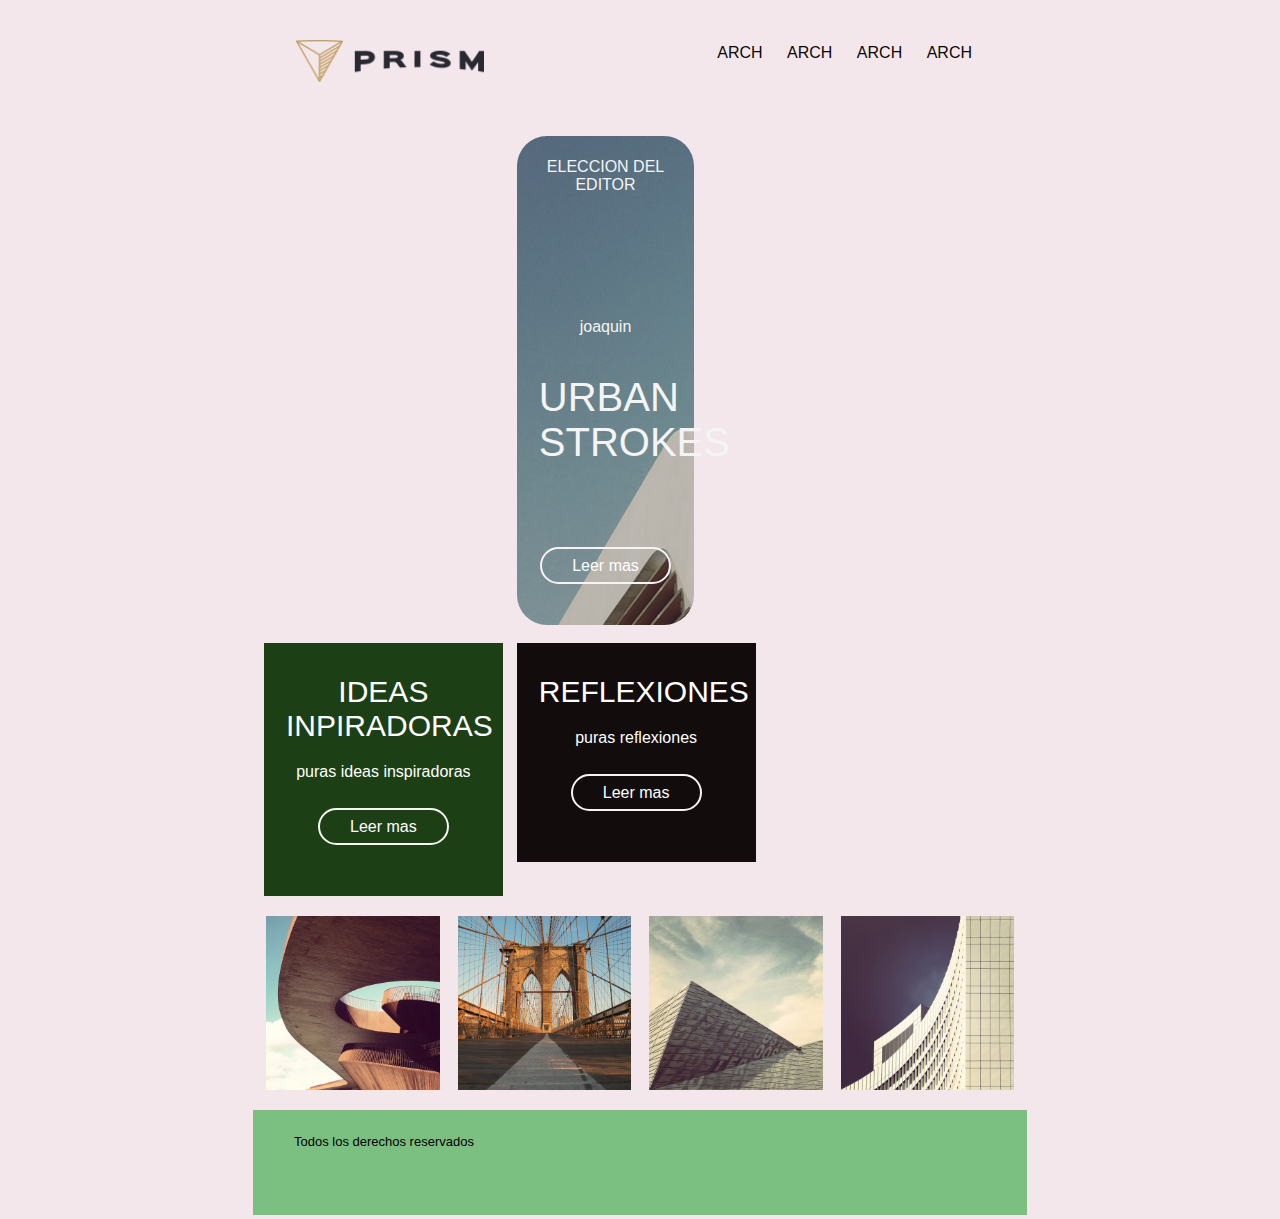
<file: index.html>
<!doctype html>
<html>
<head>
<meta charset="utf-8">
<title>prueba</title>
<link rel="stylesheet" href="prueba.css">
	
	</head>

<body>
	
<header >
	<div class="row">
		<div class="col">
			<img class="estilo_logo" src="Prism Assets/logo.png" width="192" height="43" alt=""/> 
			<nav class="estilo_nav">
				<ul>
					<li><a href="">arch</a></li>
					<li><a href="">arch</a></li>
					<li><a href="">arch</a></li>
					<li><a href="">arch</a></li>
				</ul>
			</nav>
		</div>
	</div>
</header>

	
	<main class="main">
	  	<div class="row">
	    	<div class="col col-md-half">
				
			</div>
	  		<div class="col col-md-qr">
				<div class="hero">
					<h3>Eleccion del editor</h3>
					<h4>joaquin</h4>
					<h1>urban strokes</h1>
					<a href="" class="button">Leer mas</a>
				</div>
			</div>
		</div> 
		
		<div class="row">
			<div class="col col-md-half">
				<div class="infoboxtan">
					<h2>ideas inpiradoras</h2>
					<p>puras ideas inspiradoras</p>
					<a href="" class="button">Leer mas</a>
				</div>
			</div>
			<div class="col col-md-half">
				<div class="infoboxdark">
					<h2>reflexiones</h2>
					<p>puras reflexiones</p>
					<a href="" class="button">Leer mas</a>
				</div>
			</div>
		</div>
	  
		<div class="row">
			<div class="col col-md-half col-md-qr"><img src="create-responsive-grid-layout/Prism Assets/gallery-1.jpg" alt=""></div>
			<div class="col col-md-half col-md-qr"><img src="create-responsive-grid-layout/Prism Assets/gallery-2.jpg" alt=""></div>
			<div class="col col-md-half col-md-qr"><img src="create-responsive-grid-layout/Prism Assets/gallery-3.jpg" alt=""></div>
			<div class="col col-md-half col-md-qr"><img src="create-responsive-grid-layout/Prism Assets/gallery-4.jpg" alt=""></div>
		</div>
		
    </main>
<footer class="footer">
	<div class="row">
		<div class="col">
			<p class="pie">Todos los derechos reservados</p>
		</div>
	</div>
</footer>
</body>
</html>
</file>
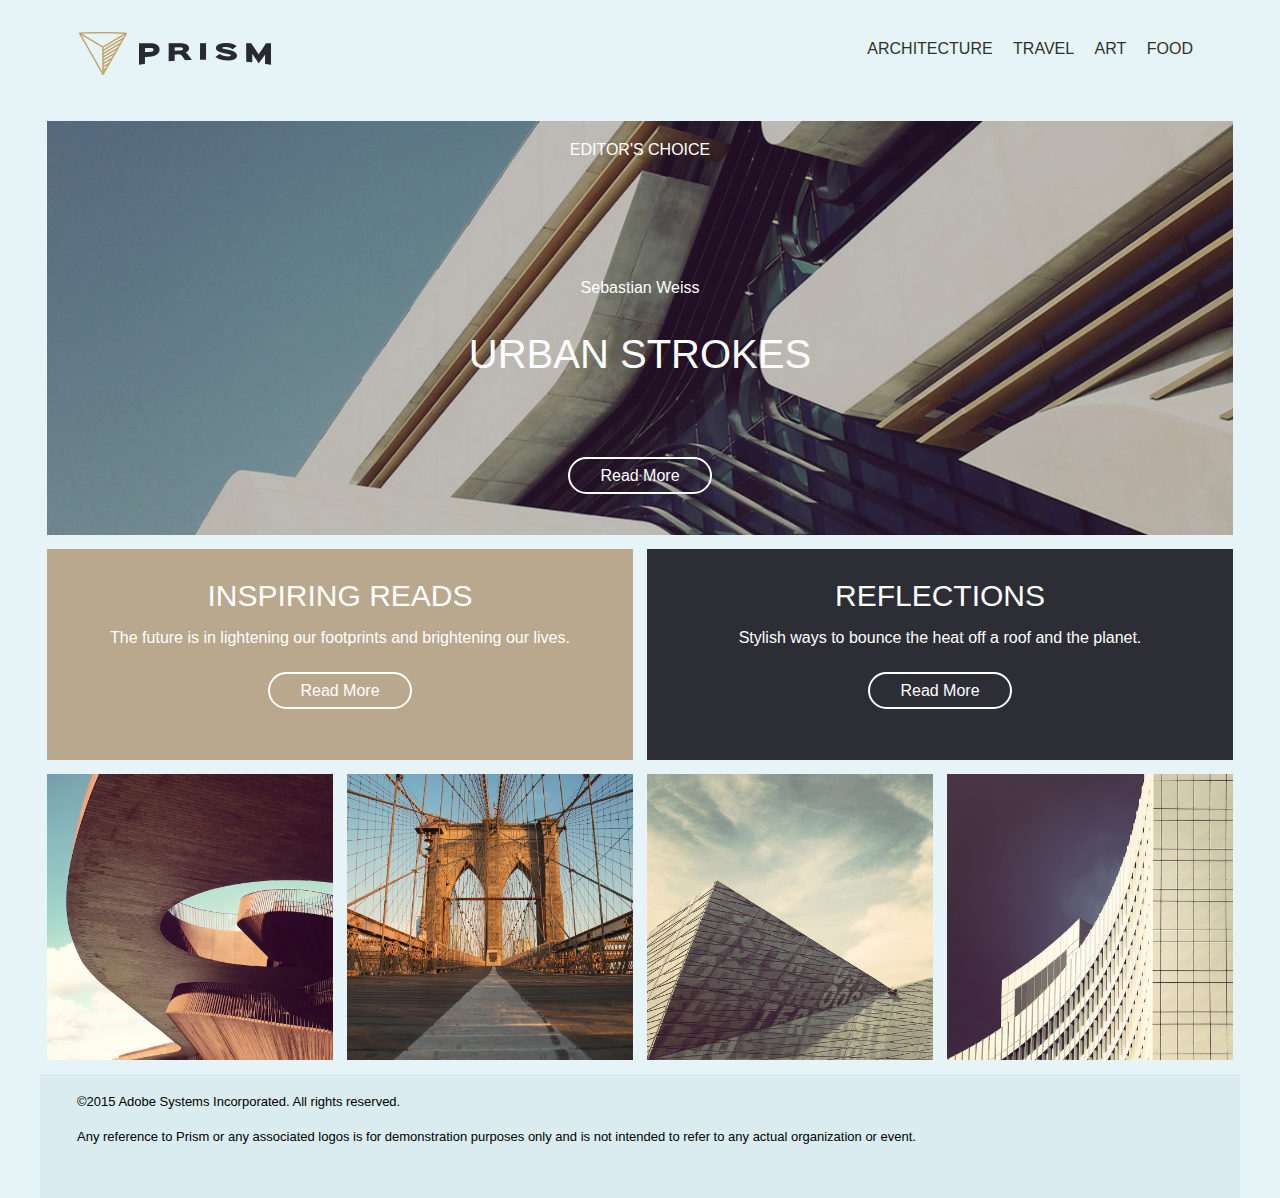
<file: completed/index.html>
<!doctype html>
<html>
<head>
<meta charset="UTF-8">
<title>Prism</title>
<link rel="stylesheet" href="styles.css">
</head>

<body>

	<header>
		<div class="row">
			<div class="col">
				<img class="style-logo" src="images/logo.png" alt="Prism Logo">
				<nav class="style-nav">
					<ul>
						<li><a href="#">Architecture</a></li>
						<li><a href="#">Travel</a></li>
						<li><a href="#">Art</a></li>
						<li><a href="#">Food</a></li>
					</ul>
				</nav>
			</div>
		</div>
	</header>
	
	<main>
		<div class="row">
			<div class="col">
				<div class="hero">
					<h3>Editor's Choice</h3>
					<h4>Sebastian Weiss</h4>
					<h1>Urban Strokes</h1>
					<a href="" class="button">Read More</a>
				</div>
			</div>
		</div>
		<div class="row">
			<div class="col col-md-one-half">
				<div class="info-box-tan">
					<h2>Inspiring Reads</h2>
					<p>The future is in lightening our footprints and brightening our lives.</p>
					<a href="" class="button">Read More</a>
				</div>
			</div>
			<div class="col col-md-one-half">
				<div class="info-box-dark">
					<h2>Reflections</h2>
					<p>Stylish ways to bounce the heat off a roof and the planet.</p>
					<a href="" class="button">Read More</a>
				</div>
			</div>
		</div>
		<div class="row">
			<div class="col col-md-one-half col-lg-one-fourth"><img src="images/gallery-1.jpg" alt=""></div>
			<div class="col col-md-one-half col-lg-one-fourth"><img src="images/gallery-2.jpg" alt=""></div>
			<div class="col col-md-one-half col-lg-one-fourth"><img src="images/gallery-3.jpg" alt=""></div>
			<div class="col col-md-one-half col-lg-one-fourth"><img src="images/gallery-4.jpg" alt=""></div>
		</div>
	</main>
	
	<footer>
		<div class="row">
			<div class="col">
				<p class="footer-text">©2015 Adobe Systems Incorporated. All rights reserved.</p>
				<p class="footer-text">Any reference to Prism or any associated logos is for demonstration purposes only and is not intended to refer to any actual organization or event.</p>
			</div>
		</div>
	</footer>

</body>
</html>
</file>
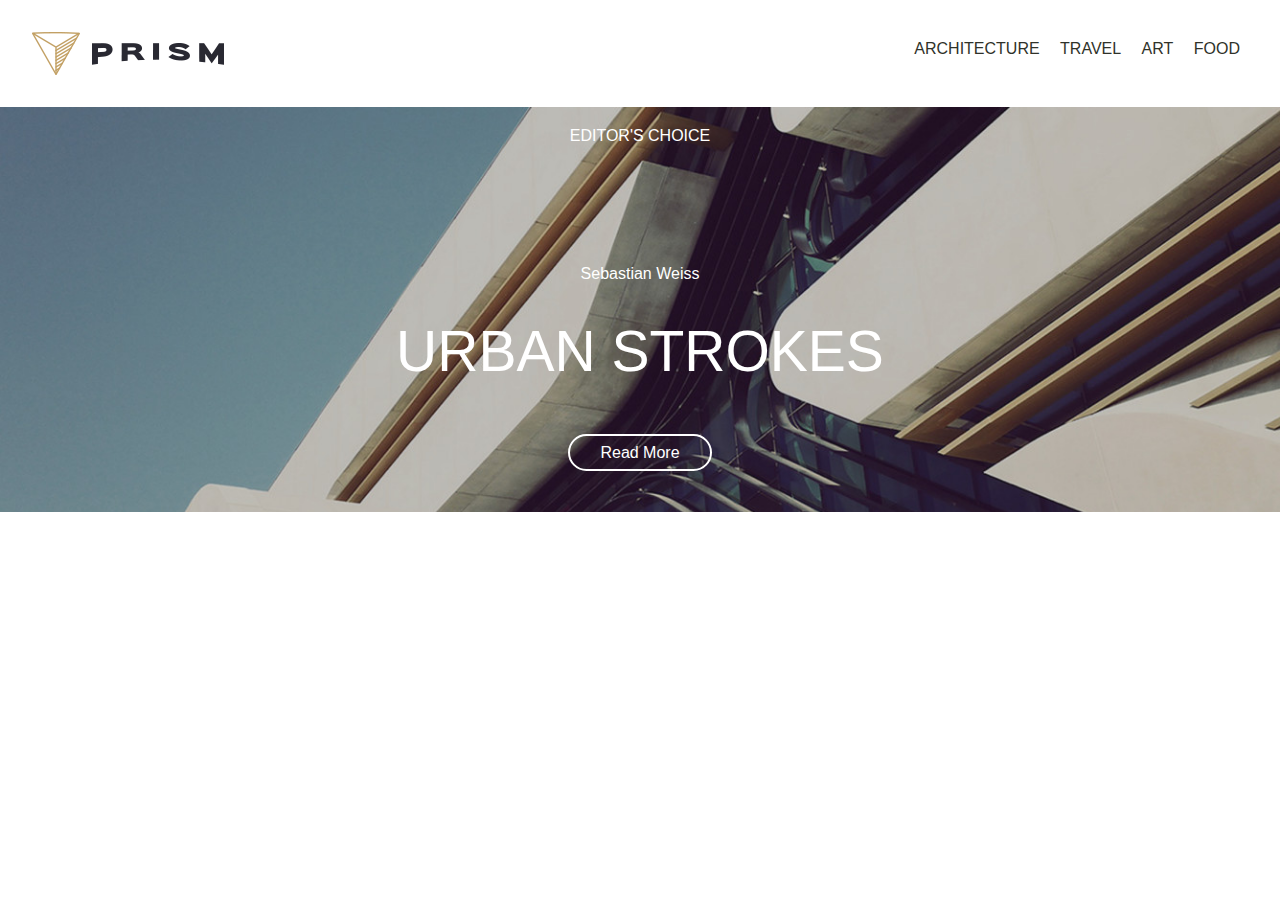
<file: create-responsive-grid-layout/1_style_header_image_text/end/index.html>
<!doctype html>
<html>
<head>
<meta charset="UTF-8">
<title>Prism</title>
<link rel="stylesheet" href="styles.css">
</head>

<body>

	<header>
		<div class="row">
			<div class="col">
				<img class="style-logo" src="images/logo.png" alt="Prism Logo">
				<nav class="style-nav">
					<ul>
						<li><a href="#">Architecture</a></li>
						<li><a href="#">Travel</a></li>
						<li><a href="#">Art</a></li>
						<li><a href="#">Food</a></li>
					</ul>
				</nav>
			</div>
		</div>
	</header>
	
	<main>
		<div class="row">
			<div class="col">
				<div class="hero">
					<h3>Editor's Choice</h3>
					<h4>Sebastian Weiss</h4>
					<h1>Urban Strokes</h1>
					<a href="" class="button">Read More</a>
				</div>
			</div>
		</div>
		<div class="row">
			<div class="col"></div>
			<div class="col"></div>
		</div>
		<div class="row">
			<div class="col"></div>
			<div class="col"></div>
			<div class="col"></div>
			<div class="col"></div>
		</div>
	</main>
	
	<footer></footer>

</body>
</html>
</file>
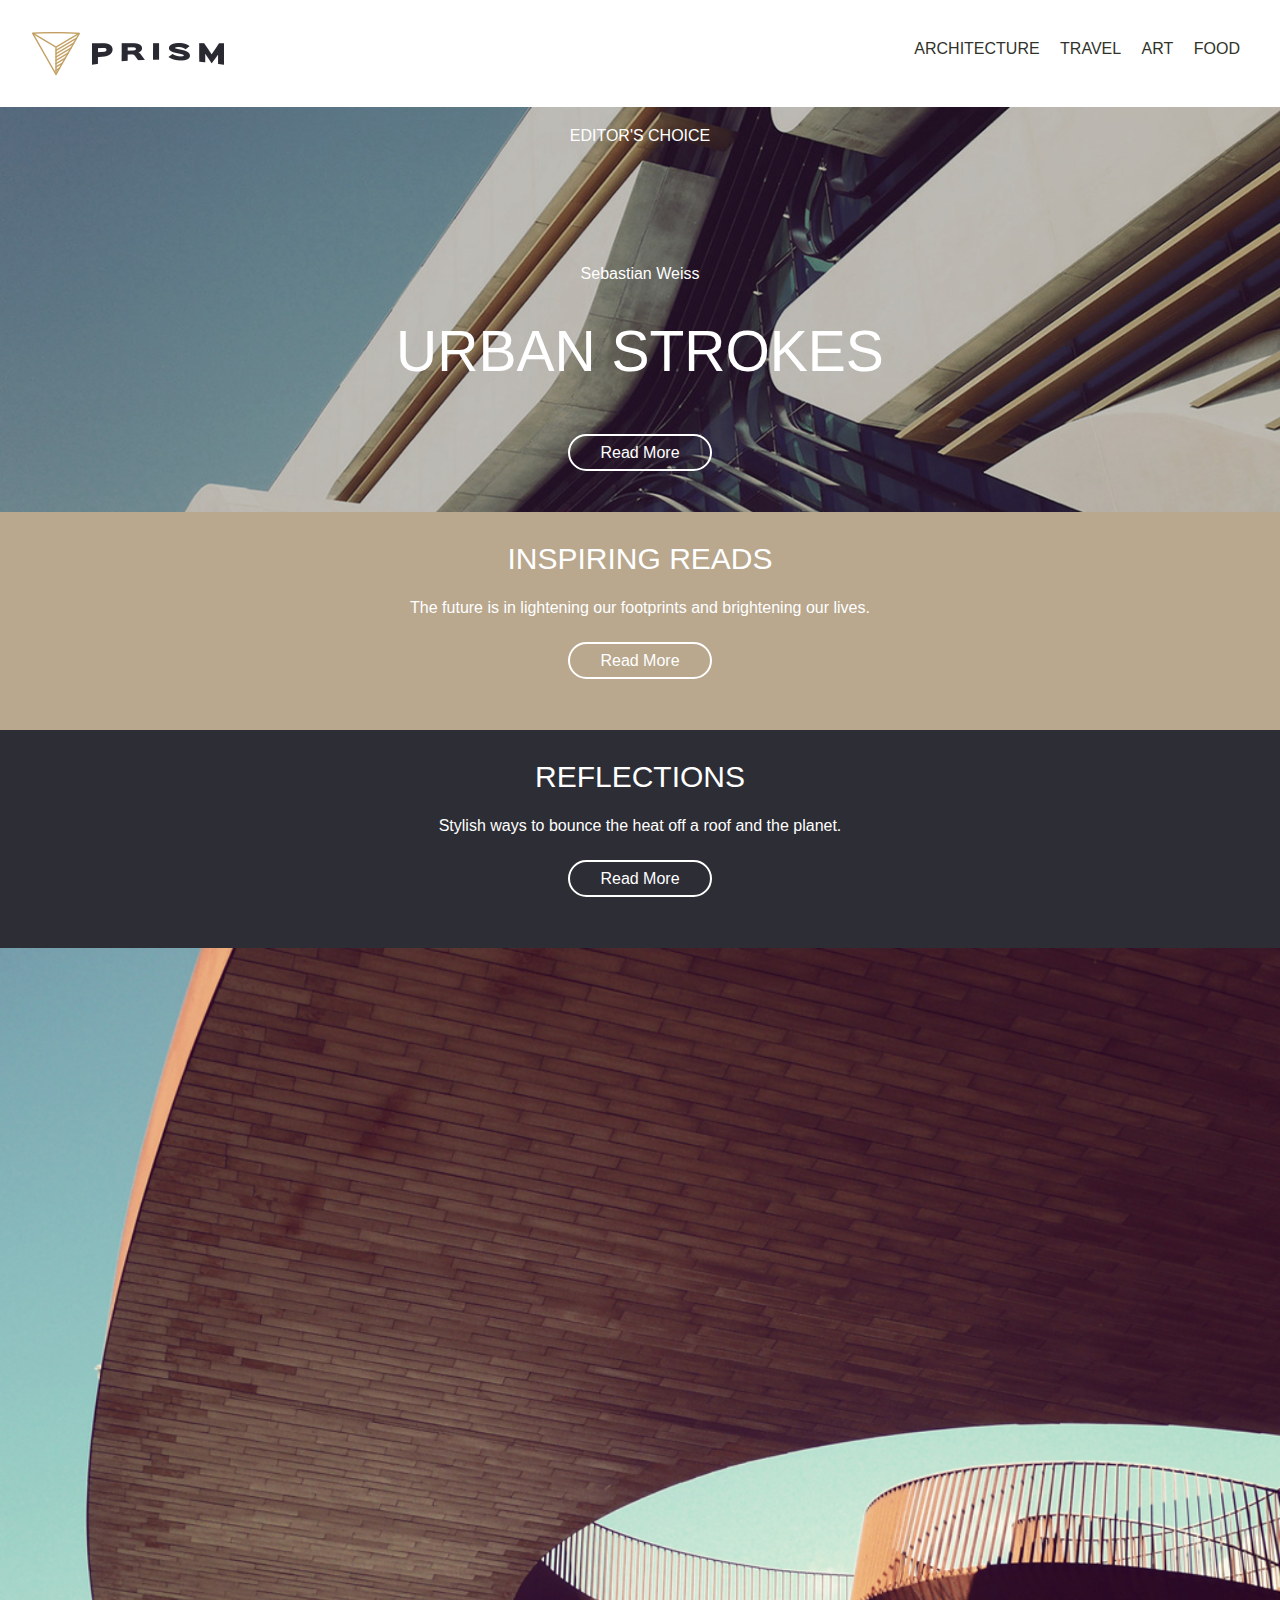
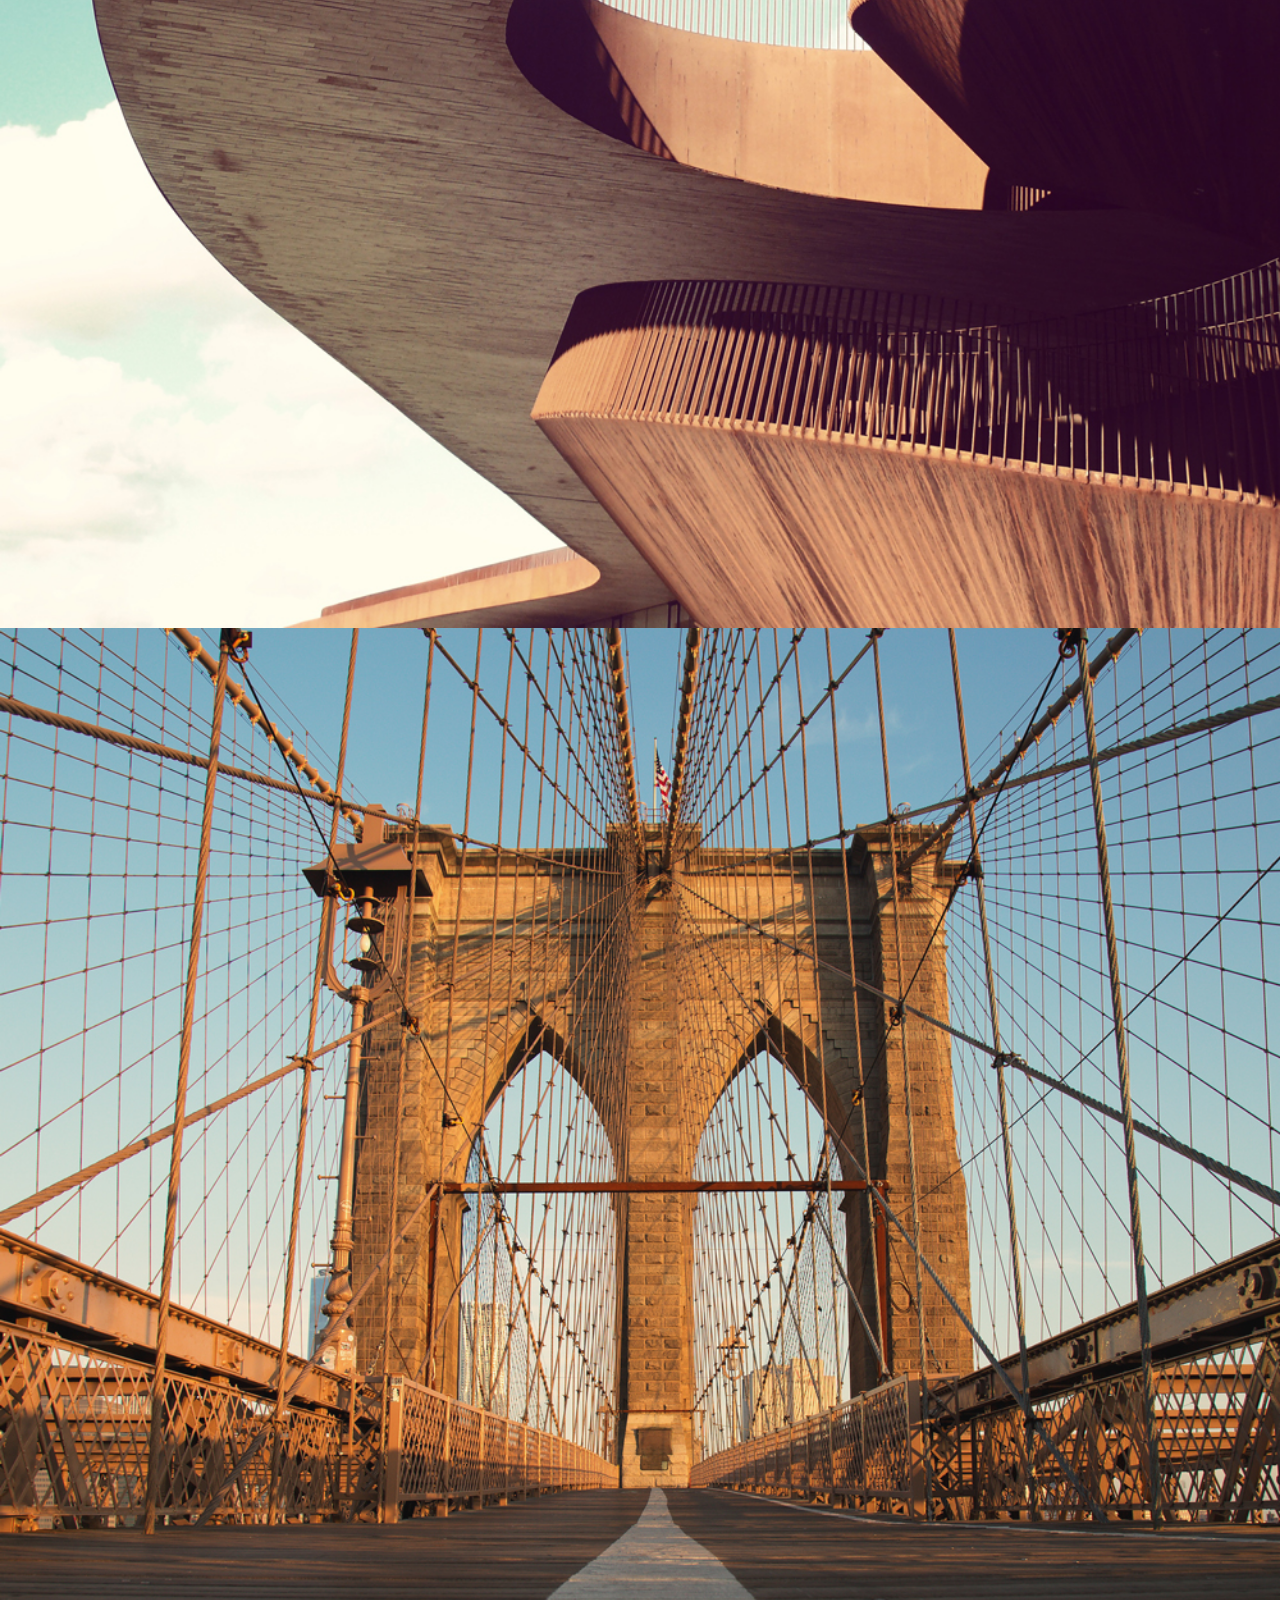
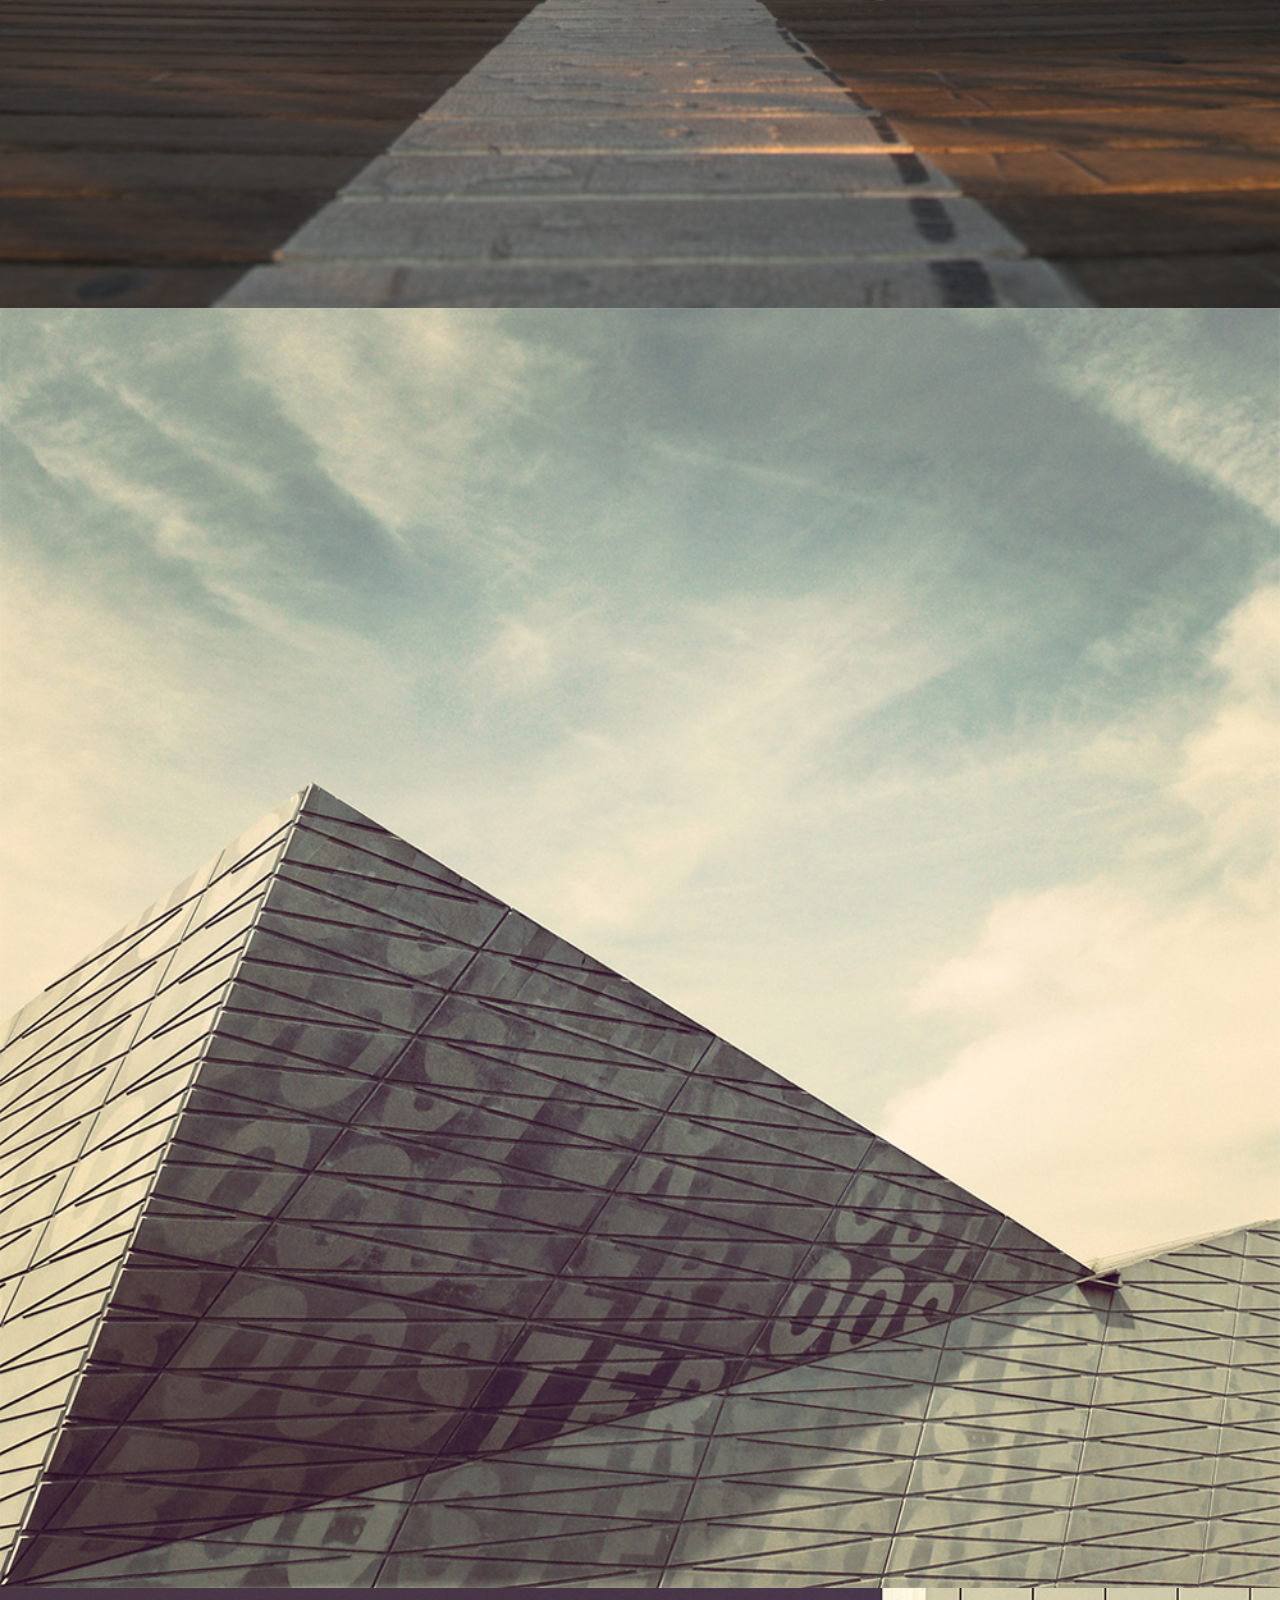
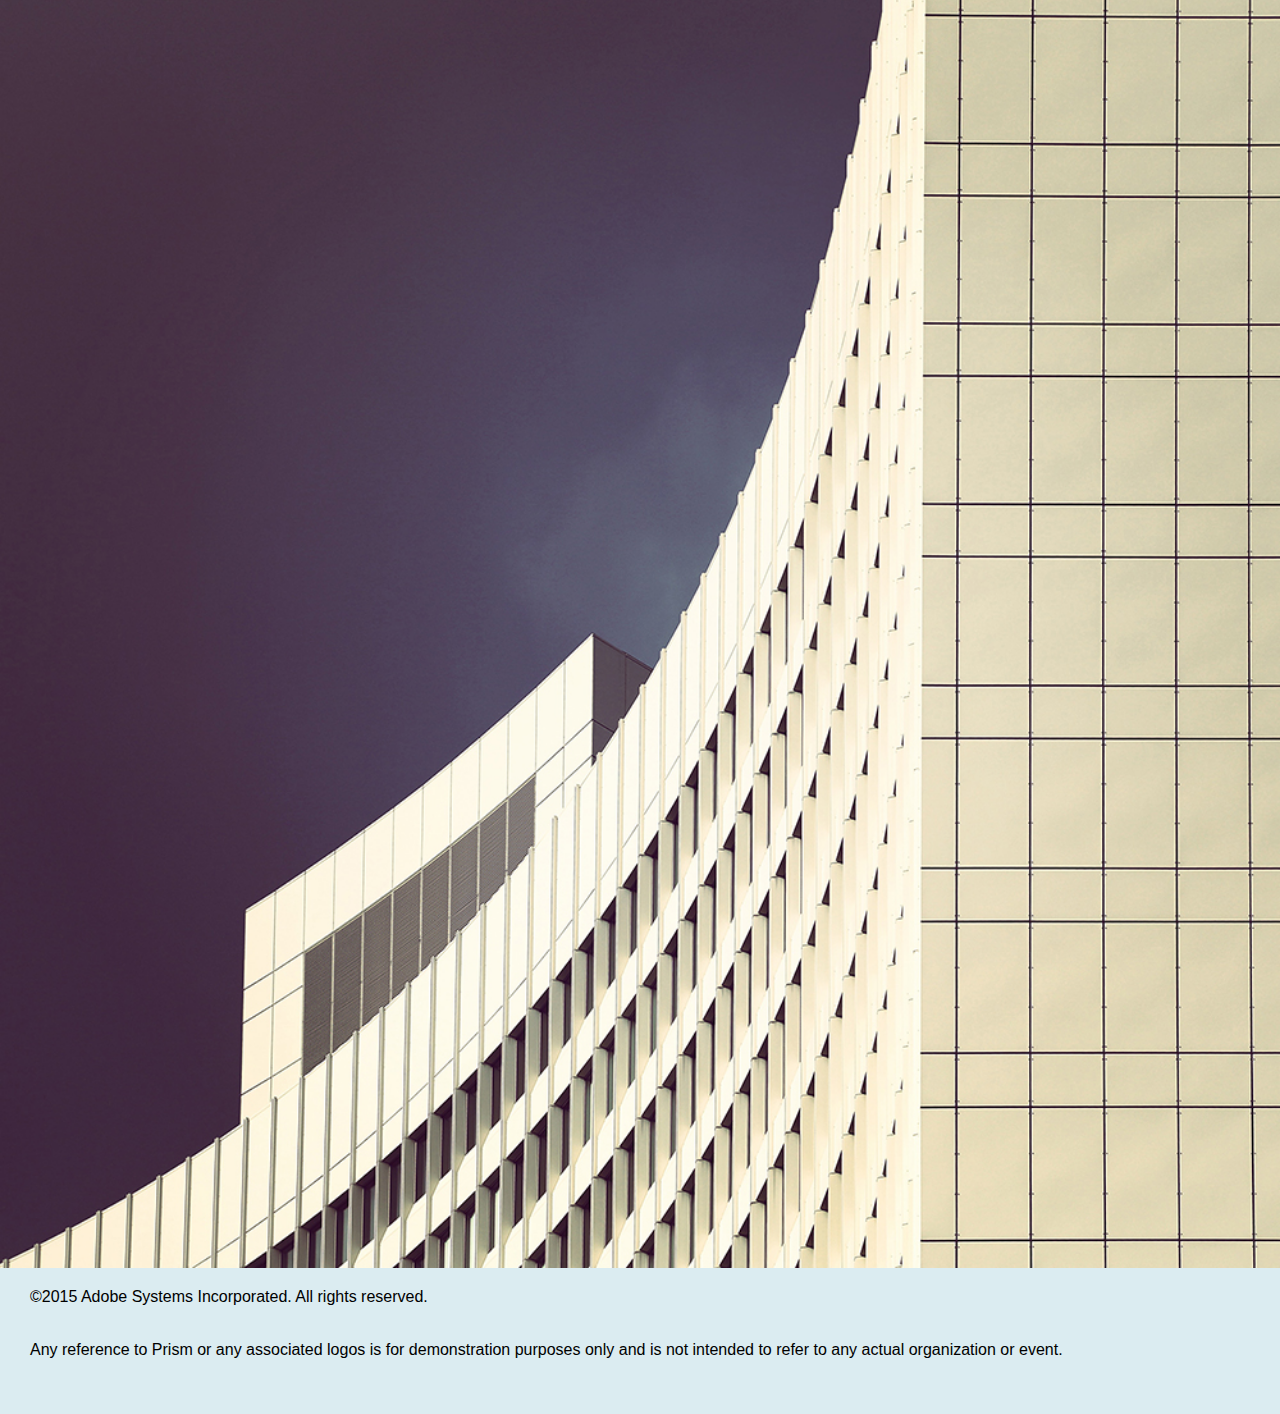
<file: create-responsive-grid-layout/2_style_text_image_content/end/index.html>
<!doctype html>
<html>
<head>
<meta charset="UTF-8">
<title>Prism</title>
<link rel="stylesheet" href="styles.css">
</head>

<body>

	<header>
		<div class="row">
			<div class="col">
				<img class="style-logo" src="images/logo.png" alt="Prism Logo">
				<nav class="style-nav">
					<ul>
						<li><a href="#">Architecture</a></li>
						<li><a href="#">Travel</a></li>
						<li><a href="#">Art</a></li>
						<li><a href="#">Food</a></li>
					</ul>
				</nav>
			</div>
		</div>
	</header>
	
	<main>
		<div class="row">
			<div class="col">
				<div class="hero">
					<h3>Editor's Choice</h3>
					<h4>Sebastian Weiss</h4>
					<h1>Urban Strokes</h1>
					<a href="" class="button">Read More</a>
				</div>
			</div>
		</div>
		<div class="row">
			<div class="col">
				<div class="info-box-tan">
					<h2>Inspiring Reads</h2>
					<p>The future is in lightening our footprints and brightening our lives.</p>
					<a href="" class="button">Read More</a>
				</div>
			</div>
			<div class="col">
				<div class="info-box-dark">
					<h2>Reflections</h2>
					<p>Stylish ways to bounce the heat off a roof and the planet.</p>
					<a href="" class="button">Read More</a>
				</div>
			</div>
		</div>
		<div class="row">
			<div class="col"><img src="images/gallery-1.jpg" alt=""></div>
			<div class="col"><img src="images/gallery-2.jpg" alt=""></div>
			<div class="col"><img src="images/gallery-3.jpg" alt=""></div>
			<div class="col"><img src="images/gallery-4.jpg" alt=""></div>
		</div>
	</main>
	
	<footer>
		<div class="row">
			<div class="col">
				<p class="footer-text">©2015 Adobe Systems Incorporated. All rights reserved.</p>
				<p class="footer-text">Any reference to Prism or any associated logos is for demonstration purposes only and is not intended to refer to any actual organization or event.</p>
			</div>
		</div>
	</footer>

</body>
</html>
</file>
<file: prueba.css>
@charset "utf-8";
/* CSS Document */

html, 
html * {
	padding: 2px;
	margin: 0;
	box-sizing: border-box;
	font-family: Gotham, Helvetica Neue, Helvetica, Arial," sans-serif";
}
body {
	margin-left: auto;
	margin-right: auto;
	background: #F4E7EC;
	
	
}

header {padding: 32px;}

img{
	width: 100%;
	max-width: 100%;
	height: auto;
	vertical-align: middle;	
}
footer{
	padding: 20px 30px;
	background-color: #7BC080;}



.estilo_logo{
	margin-left: auto;
	margin-right: auto;
	display: block;
	width: 192px;
}

.estilo_nav ul {
	list-style-type: none;
	text-align: center;
	
}

.estilo_nav ul li {
		display: inline-block;
}
.estilo_nav ul li a {
	text-decoration: none;
	color: #090808;
	text-transform: uppercase;
	padding: 8px;
	
} 

.hero {
	background-image: url("create-responsive-grid-layout/Prism Assets/hero.jpg");
	background-size: cover;
	padding: 20px 20px 50px 20px;
	color: #F4F4F4;
	text-align: center;
	
}

h1{
	font-size: 57px;
	text-transform: uppercase;
	font-weight: 200;
	margin-bottom: 60px;
	}
h2{font-size: 30px;
	text-transform: uppercase;
	font-weight: 200;
	margin-bottom: 23px;}
h3{
	font-size: 16px;
	text-transform: uppercase;
	font-weight: 200;
	margin-bottom: 120px;
	}
h4{
	font-size: 16px;
	font-weight: 200;
	margin-bottom: 35px;
	}
p{
	font-size:16px;
	font-weight: 400;
	margin-bottom: 35px;
}

.button{
	border: 2px #F8F3F3 solid;
	padding: 8px 30px;
	border-radius: 30px;
	color: #FFFFFF;
	text-decoration: none;
}

.infoboxtan {
	background-color: #1C3F15;
	color: #FFFFFF;
	padding: 30px 20px 60px;
	text-align: center;	
}

.infoboxdark{
	background-color: #120C0C;
	color: #FFFFFF;
	padding: 30px 20px 60px;
	text-align: center;	
}


.pie{
	font-size: 13px;
	margin-bottom: 28px;
	

}

.col{
	width: 100%;
}

.row:before, .row:after{
	content: "";
	display: table;
	}

.row:after {clear: both;}

@media (min-width: 768px){
	body {
		max-width: 778px;
	}
	.estilo_nav ul li {
		display: inline-block;
	}
	.estilo_nav ul {
		text-align: center;
	}
	
		h1 {
		font-size: 40px;
		margin-bottom: 90px;
	}
	
	h2 {
		margin-bottom: 16px;
	}
	.col-md-half {
		width: 33%;
		
	}
	.col {
		float: left;
		padding: 0px 7px 14px;
		}

.hero{
	border-radius: 30px;
}
}

@media (min-width: 1024px){
	
	.estilo_logo {float: left;}
	.estilo_nav {float:right;}
	
	.col-md-qr{
		width: 25%;
		
	}
}
</file>
<file: completed/styles.css>
@charset "UTF-8";
/* CSS Document */

html, 
html * {
	padding: 0;
	margin: 0;
	box-sizing: border-box;
	font-family: Gotham, Helvetica Neue, Helvetica, Arial," sans-serif";
}

header {
	padding: 32px;
}

img {
	width: 100%;
	max-width: 100%;
	height: auto;
	vertical-align: middle;
}

footer {
	padding: 20px 30px;
	background-color: #dbecf1;
}

body {
	margin-left: auto;
	margin-right: auto;
	background: #e6f4f8;
}

.style-logo {
	margin-left: auto;
	margin-right: auto;
	display: block;
	width: 192px;
}

.style-nav ul {
	list-style-type: none;
}

.style-nav ul li a {
	text-decoration: none;
	color: #2F322A;
	text-align: center;
	display: block;
	text-transform: uppercase;
	padding: 8px;
}

.hero {
	background-image: url(images/hero.jpg);
	background-size: cover;
	padding: 20px 20px 50px 20px;
	color: #FFFFFF;
	text-align: center;
}

h1 {
	font-size: 57px;
	text-transform: uppercase;
	font-weight: 200;
	margin-bottom: 60px;
}

h2 {
	font-size: 30px;
	text-transform: uppercase;
	font-weight: 200;
	margin-bottom: 23px;
}

h3 {
	font-size: 16px;
	text-transform: uppercase;
	font-weight: 200;
	margin-bottom: 120px;
}

h4 {
	font-size: 16px;
	font-weight: 200;
	margin-bottom: 35px;
}

p {
	font-size: 16px;
	font-weight: 400;
	margin-bottom: 35px;
}

.button {
	border: 2px #FFFFFF solid;
	padding: 8px 30px;
	border-radius: 30px;
	color: #FFFFFF;
	text-decoration: none;
}

.info-box-tan {
	background-color: #b9a88e;
	color: #FFFFFF;
	padding: 30px 20px 60px;
	text-align: center;
}

.info-box-dark {
	background-color: #2D2D35;
	color: #FFFFFF;
	padding: 30px 20px 60px;
	text-align: center;
}

.footer-text {
	font-size: 13px;
	margin-bottom: 20px;
}

.col {
	width: 100%;
}

.row:before, .row:after {
	content: "";
	display: table;
}

.row:after {
	clear: both;
}

/*Tablet View*/

@media (min-width: 768px){
	
	body {
		max-width: 778px;
	}
	
	.style-nav ul li {
		display: inline-block;
	}
	
	.style-nav ul {
		text-align: center;
	}
	
	h1 {
		font-size: 40px;
		margin-bottom: 90px;
	}
	
	h2 {
		margin-bottom: 16px;
	}
	
	.col-md-one-half {
		width: 50%;
	}
	
	.col {
		float: left;
		padding: 0px 7px 14px;
	}
}

/*Desktop View*/

@media (min-width: 1024px){
	
	body {
		max-width: 1200px;
	}
	
	.style-logo {
		float: left;
	}
	
	.style-nav {
		float: right;
	}
	
	.col-lg-one-fourth {
		width: 25%;
	}
}
</file>
<file: create-responsive-grid-layout/1_style_header_image_text/end/styles.css>
@charset "UTF-8";
/* CSS Document */

html, 
html * {
	padding: 0;
	margin: 0;
	box-sizing: border-box;
	font-family: Gotham, Helvetica Neue, Helvetica, Arial," sans-serif";
}

header {
	padding: 32px;
}

.style-logo {
	margin-left: auto;
	margin-right: auto;
	display: block;
}

.style-nav ul {
	list-style-type: none;
}

.style-nav ul li a {
	text-decoration: none;
	color: #2F322A;
	text-align: center;
	display: block;
	text-transform: uppercase;
	padding: 8px;
}

.hero {
	background-image: url(images/hero.jpg);
	background-size: cover;
	padding: 20px 20px 50px 20px;
	color: #FFFFFF;
	text-align: center;
}

h1 {
	font-size: 57px;
	text-transform: uppercase;
	font-weight: 200;
	margin-bottom: 60px;
}

h3 {
	font-size: 16px;
	text-transform: uppercase;
	font-weight: 200;
	margin-bottom: 120px;
}

h4 {
	font-size: 16px;
	font-weight: 200;
	margin-bottom: 35px;
}

.button {
	border: 2px #FFFFFF solid;
	padding: 8px 30px;
	border-radius: 30px;
	color: #FFFFFF;
	text-decoration: none;
}

.row:before, .row:after {
	content: "";
	display: table;
}

.row:after {
	clear: both;
}

/*Tablet View*/

@media (min-width: 768px){
	
	.style-nav ul li {
		display: inline-block;
	}
	
}

/*Desktop View*/

@media (min-width: 1024px){
	
	.style-logo {
		float: left;
	}
	
	.style-nav {
		float: right;
	}
	
}
</file>
<file: create-responsive-grid-layout/2_style_text_image_content/end/styles.css>
@charset "UTF-8";
/* CSS Document */

html, 
html * {
	padding: 0;
	margin: 0;
	box-sizing: border-box;
	font-family: Gotham, Helvetica Neue, Helvetica, Arial," sans-serif";
}

header {
	padding: 32px;
}

img {
	width: 100%;
	max-width: 100%;
	height: auto;
	vertical-align: middle;
}

footer {
	padding: 20px 30px;
	background-color: #dbecf1;
}

.style-logo {
	margin-left: auto;
	margin-right: auto;
	display: block;
	width: 192px;
}

.style-nav ul {
	list-style-type: none;
}

.style-nav ul li a {
	text-decoration: none;
	color: #2F322A;
	text-align: center;
	display: block;
	text-transform: uppercase;
	padding: 8px;
}

.hero {
	background-image: url(images/hero.jpg);
	background-size: cover;
	padding: 20px 20px 50px 20px;
	color: #FFFFFF;
	text-align: center;
}

h1 {
	font-size: 57px;
	text-transform: uppercase;
	font-weight: 200;
	margin-bottom: 60px;
}

h2 {
	font-size: 30px;
	text-transform: uppercase;
	font-weight: 200;
	margin-bottom: 23px;
}

h3 {
	font-size: 16px;
	text-transform: uppercase;
	font-weight: 200;
	margin-bottom: 120px;
}

h4 {
	font-size: 16px;
	font-weight: 200;
	margin-bottom: 35px;
}

p {
	font-size: 16px;
	font-weight: 400;
	margin-bottom: 35px;
}

.button {
	border: 2px #FFFFFF solid;
	padding: 8px 30px;
	border-radius: 30px;
	color: #FFFFFF;
	text-decoration: none;
}

.info-box-tan {
	background-color: #b9a88e;
	color: #FFFFFF;
	padding: 30px 20px 60px;
	text-align: center;
}

.info-box-dark {
	background-color: #2D2D35;
	color: #FFFFFF;
	padding: 30px 20px 60px;
	text-align: center;
}

footer-text {
	font-size: 13px;
	margin-bottom: 20px;
}

.row:before, .row:after {
	content: "";
	display: table;
}

.row:after {
	clear: both;
}

/*Tablet View*/

@media (min-width: 768px){
	
	.style-nav ul li {
		display: inline-block;
	}
	
}

/*Desktop View*/

@media (min-width: 1024px){
	
	.style-logo {
		float: left;
	}
	
	.style-nav {
		float: right;
	}
	
}
</file>
